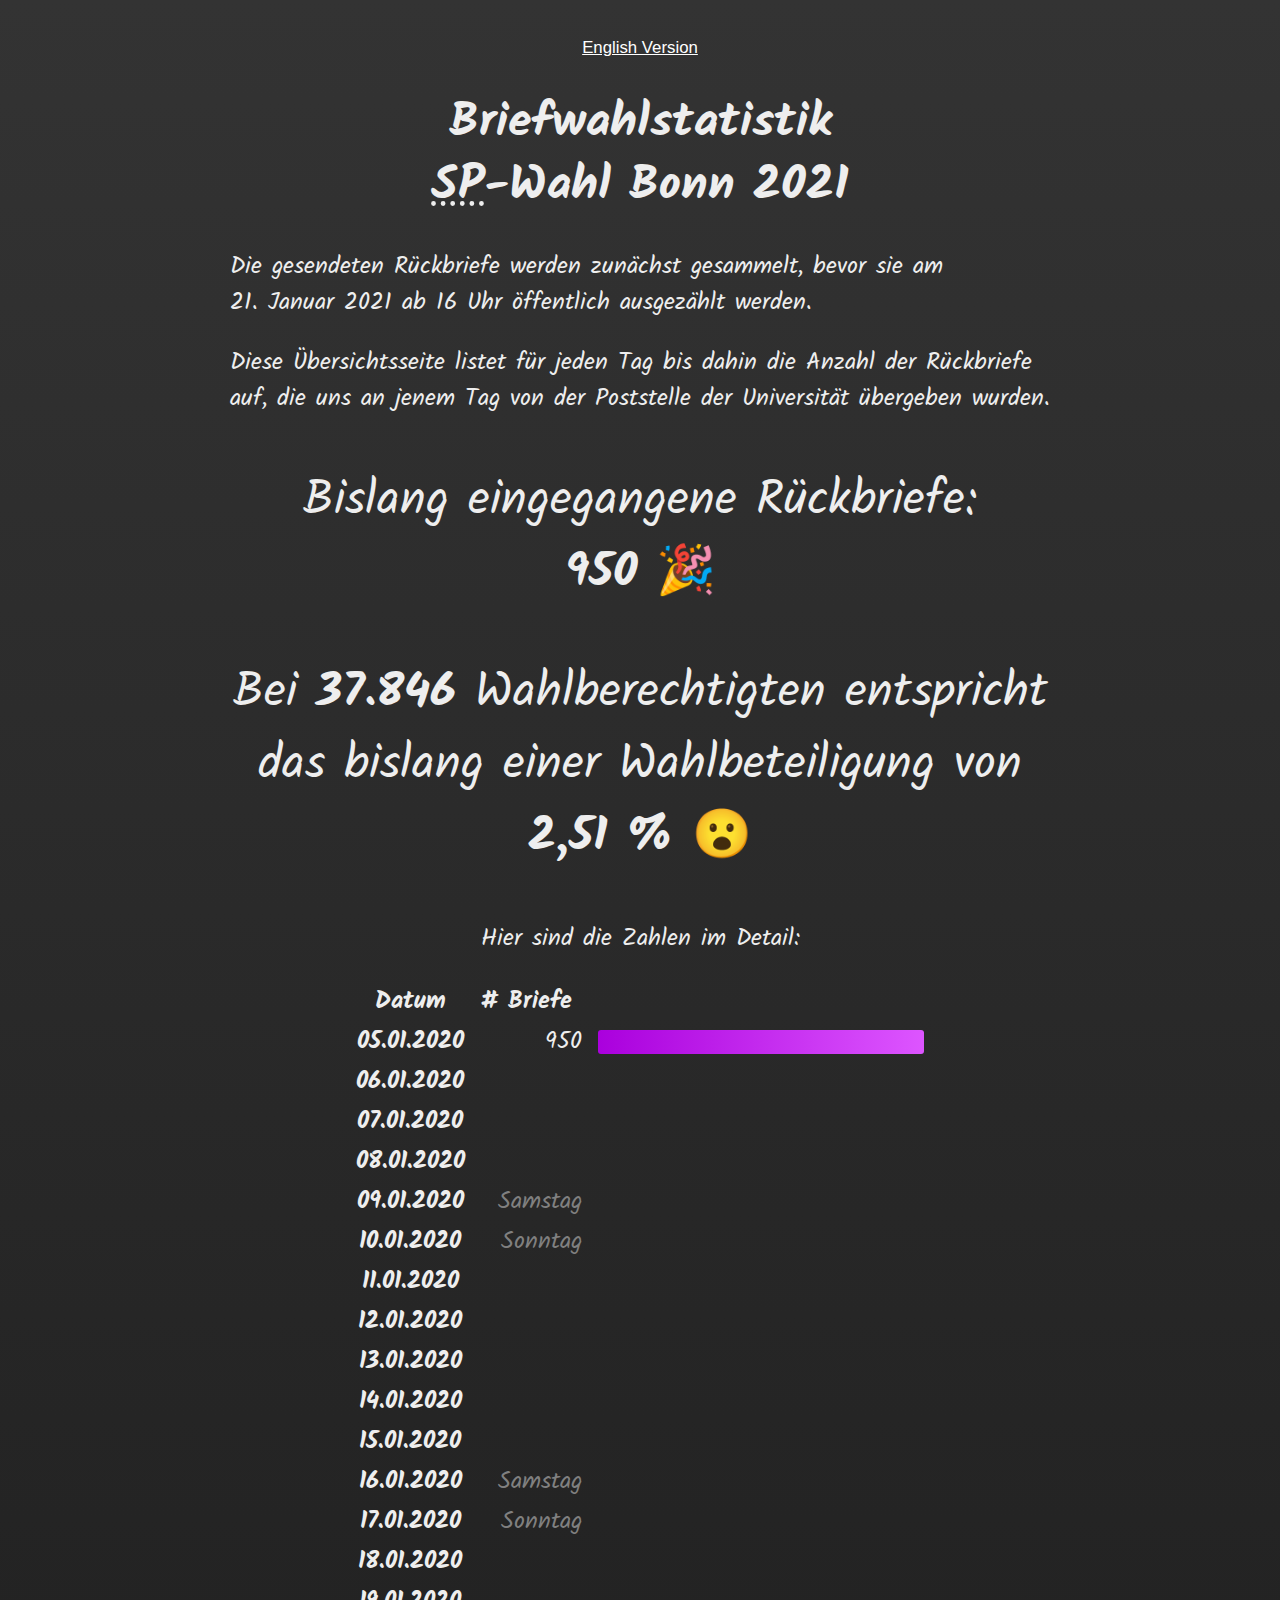
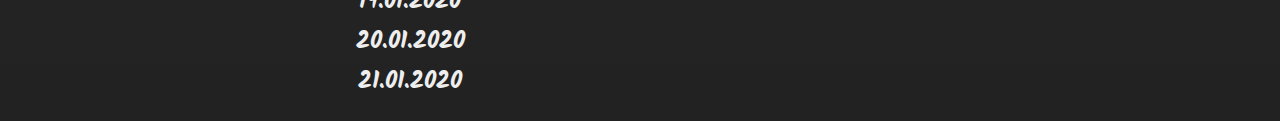
<file: index.html>
<!DOCTYPE html>
<html lang="de">
<head>
    <meta charset="UTF-8">
    <meta name="viewport" content="width=device-width, initial-scale=1.0">
    <title>Briefwahlstatistik SP-Wahl 2021</title>
    <link rel="stylesheet" href="style.css">
</head>
<body>
<div id="content">
    <p class="language-navi"><a href="./en.html">English Version</a></p>

    <h1>Briefwahl&shy;statistik<br><abbr title="Studierendenparlament">SP</abbr>-Wahl Bonn 2021</h1>

    <p>Die gesendeten Rückbriefe werden zunächst gesammelt, bevor sie am 21.&nbsp;Januar&nbsp;2021 ab 16&nbsp;Uhr
        öffentlich ausgezählt werden.</p>

    <p>Diese Übersichtsseite listet für jeden Tag bis dahin die Anzahl der Rückbriefe auf, die uns an jenem Tag von der
        Poststelle der Universität übergeben wurden.</p>

    <p class="lead">
        Bislang eingegangene Rückbriefe:<br>
        <span id="sum">(wir nutzen Javascript zum rechnen, sorry)</span>
    </p>

    <p class="lead">
        Bei <b>37.846</b> Wahlberechtigten entspricht das bislang einer Wahlbeteiligung von <b id="turnout">sorry,
        nochmal javascript</b>
    </p>

    <div id="details">

        <p>Hier sind die Zahlen im Detail:</p>

        <table>
            <tr>
                <th>Datum</th>
                <th># Briefe</th>
            </tr>
            <tr>
                <td class="date">05.01.2020</td>
                <td class="number">950</td>
            </tr>
            <tr>
                <td class="date">06.01.2020</td>
                <td class="number"></td>
            </tr>
            <tr>
                <td class="date">07.01.2020</td>
                <td class="number"></td>
            </tr>
            <tr>
                <td class="date">08.01.2020</td>
                <td class="number"></td>
            </tr>
            <tr>
                <td class="date">09.01.2020</td>
                <td class="number muted">Samstag</td>
            </tr>
            <tr>
                <td class="date">10.01.2020</td>
                <td class="number muted">Sonntag</td>
            </tr>
            <tr>
                <td class="date">11.01.2020</td>
                <td class="number"></td>
            </tr>
            <tr>
                <td class="date">12.01.2020</td>
                <td class="number"></td>
            </tr>
            <tr>
                <td class="date">13.01.2020</td>
                <td class="number"></td>
            </tr>
            <tr>
                <td class="date">14.01.2020</td>
                <td class="number"></td>
            </tr>
            <tr>
                <td class="date">15.01.2020</td>
                <td class="number"></td>
            </tr>
            <tr>
                <td class="date">16.01.2020</td>
                <td class="number muted">Samstag</td>
            </tr>
            <tr>
                <td class="date">17.01.2020</td>
                <td class="number muted">Sonntag</td>
            </tr>
            <tr>
                <td class="date">18.01.2020</td>
                <td class="number"></td>
            </tr>
            <tr>
                <td class="date">19.01.2020</td>
                <td class="number"></td>
            </tr>
            <tr>
                <td class="date">20.01.2020</td>
                <td class="number"></td>
            </tr>
            <tr>
                <td class="date">21.01.2020</td>
                <td class="number"></td>
            </tr>
        </table>
    </div>

</div>
<script src="bws.js"></script>
</body>
</html>
</file>
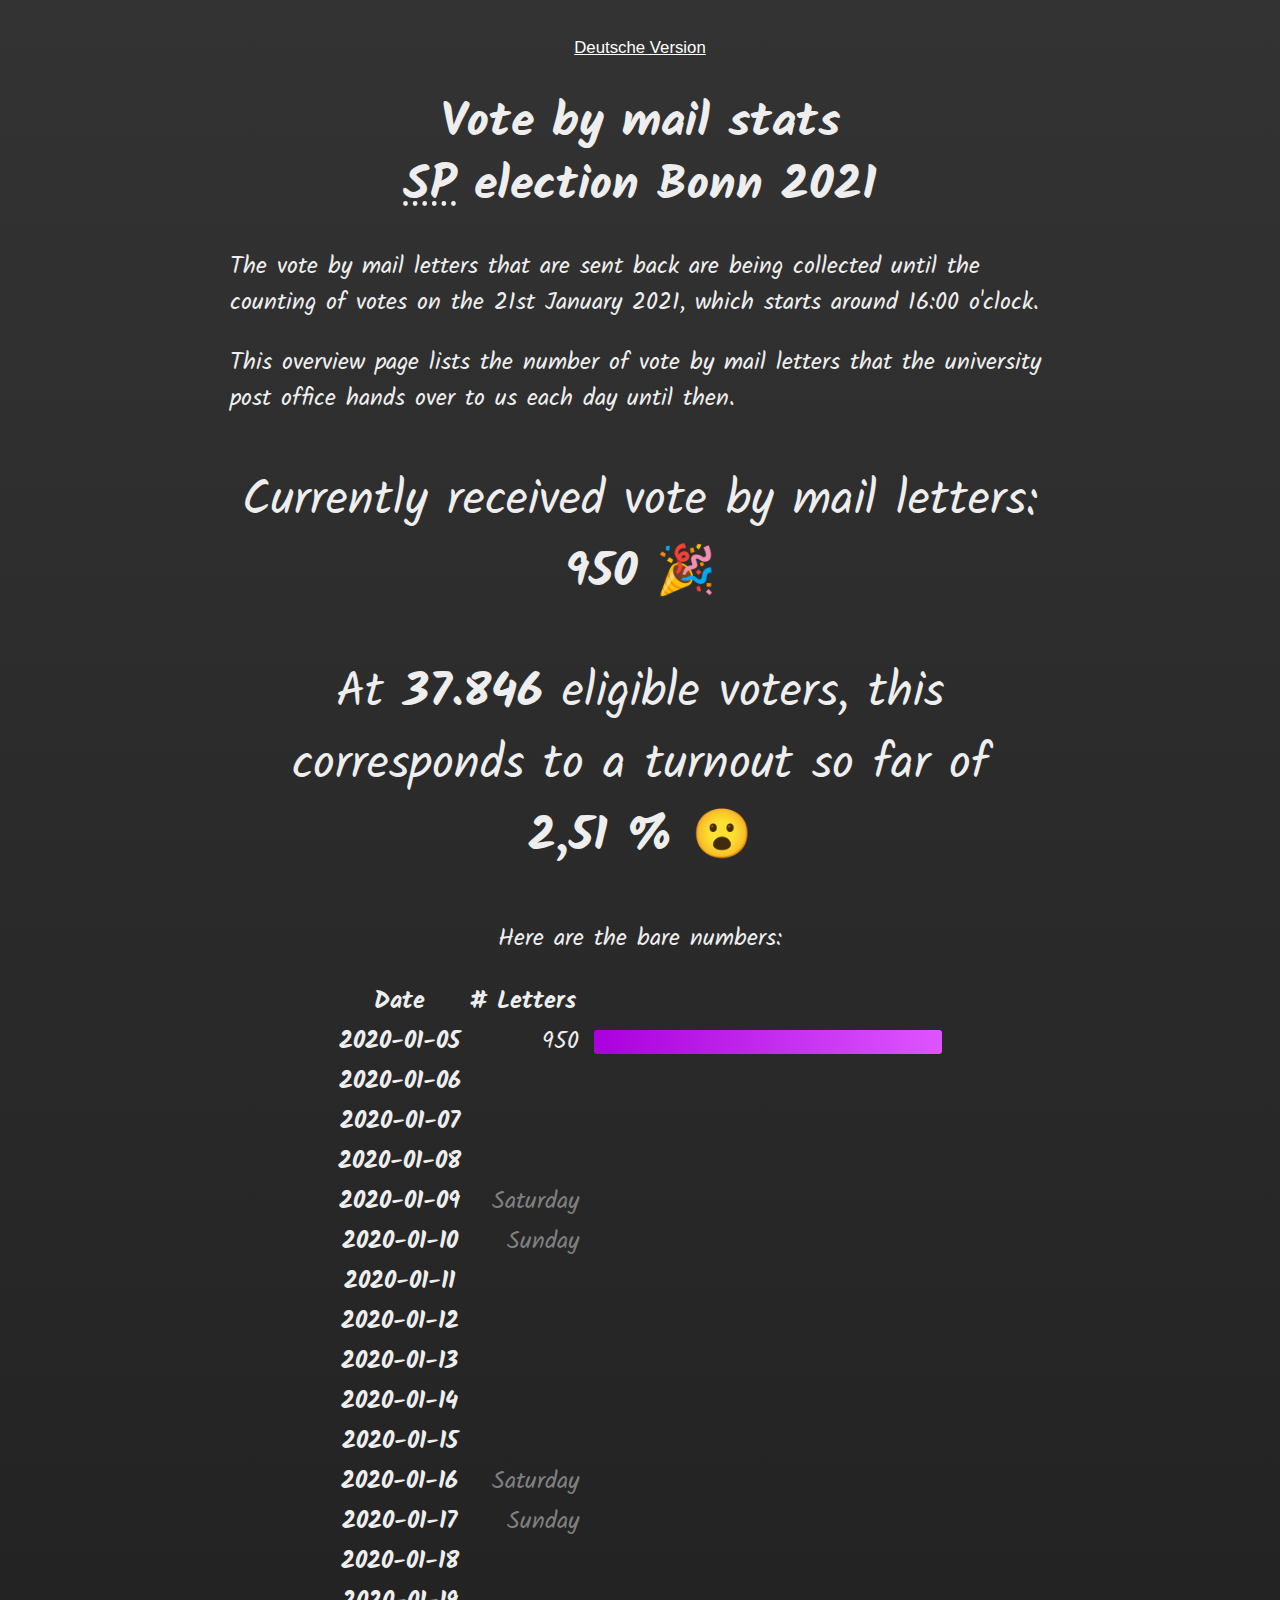
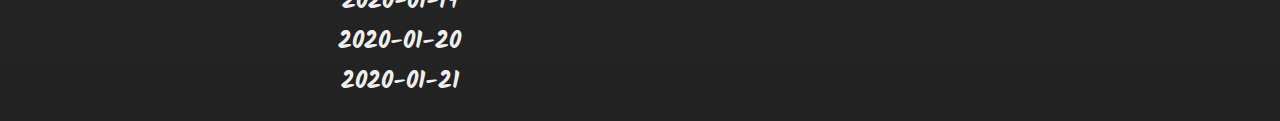
<file: en.html>
<!DOCTYPE html>
<html lang="en">
<head>
    <meta charset="UTF-8">
    <meta name="viewport" content="width=device-width, initial-scale=1.0">
    <title>Vote by mail stats SP election 2021</title>
    <link rel="stylesheet" href="style.css">
</head>
<body>
<div id="content">
    <p class="language-navi"><a href="./">Deutsche Version</a></p>

    <h1>Vote by mail stats<br><abbr title="Student Parliament">SP</abbr> election Bonn 2021</h1>

    <p>The vote by mail letters that are sent back are being collected until the counting of votes on the 
        21st&nbsp;January&nbsp;2021, which starts around 16:00 o'clock.</p>

    <p>This overview page lists the number of vote by mail letters that the university post office hands over to us
        each day until then.</p>

    <p class="lead">
        Currently received vote by mail letters:<br>
        <span id="sum">(we are using javascript for calculating this, sorry)</span>
    </p>

    <p class="lead">
        At <b>37.846</b> eligible voters, this corresponds to a turnout so far of <b id="turnout">sorry,
        javascript again</b>
    </p>

    <div id="details">

        <p>Here are the bare numbers:</p>

        <table>
            <tr>
                <th>Date</th>
                <th># Letters</th>
            </tr>
            <tr>
                <td class="date">2020-01-05</td>
                <td class="number">950</td>
            </tr>
            <tr>
                <td class="date">2020-01-06</td>
                <td class="number"></td>
            </tr>
            <tr>
                <td class="date">2020-01-07</td>
                <td class="number"></td>
            </tr>
            <tr>
                <td class="date">2020-01-08</td>
                <td class="number"></td>
            </tr>
            <tr>
                <td class="date">2020-01-09</td>
                <td class="number muted">Saturday</td>
            </tr>
            <tr>
                <td class="date">2020-01-10</td>
                <td class="number muted">Sunday</td>
            </tr>
            <tr>
                <td class="date">2020-01-11</td>
                <td class="number"></td>
            </tr>
            <tr>
                <td class="date">2020-01-12</td>
                <td class="number"></td>
            </tr>
            <tr>
                <td class="date">2020-01-13</td>
                <td class="number"></td>
            </tr>
            <tr>
                <td class="date">2020-01-14</td>
                <td class="number"></td>
            </tr>
            <tr>
                <td class="date">2020-01-15</td>
                <td class="number"></td>
            </tr>
            <tr>
                <td class="date">2020-01-16</td>
                <td class="number muted">Saturday</td>
            </tr>
            <tr>
                <td class="date">2020-01-17</td>
                <td class="number muted">Sunday</td>
            </tr>
            <tr>
                <td class="date">2020-01-18</td>
                <td class="number"></td>
            </tr>
            <tr>
                <td class="date">2020-01-19</td>
                <td class="number"></td>
            </tr>
            <tr>
                <td class="date">2020-01-20</td>
                <td class="number"></td>
            </tr>
            <tr>
                <td class="date">2020-01-21</td>
                <td class="number"></td>
            </tr>
        </table>
    </div>

</div>

<script src="bws.js"></script>
</body>
</html>
</file>
<file: style.css>
/* kalam-regular - latin-ext_latin */
@font-face {
    font-family: 'Kalam';
    font-style: normal;
    font-weight: 400;
    src: local(''),
    url('fonts/kalam-v11-latin-ext_latin-regular.woff2') format('woff2'), /* Chrome 26+, Opera 23+, Firefox 39+ */
    url('fonts/kalam-v11-latin-ext_latin-regular.woff') format('woff'); /* Chrome 6+, Firefox 3.6+, IE 9+, Safari 5.1+ */
}
/* kalam-700 - latin-ext_latin */
@font-face {
    font-family: 'Kalam';
    font-style: normal;
    font-weight: 700;
    src: local(''),
    url('fonts/kalam-v11-latin-ext_latin-700.woff2') format('woff2'), /* Chrome 26+, Opera 23+, Firefox 39+ */
    url('fonts/kalam-v11-latin-ext_latin-700.woff') format('woff'); /* Chrome 6+, Firefox 3.6+, IE 9+, Safari 5.1+ */
}
html {
    font-family: Kalam, serif;
    font-size: 150%;
    background: linear-gradient(#333, #222);
    color: #eee;
    line-height: 1.5;
}

h1 {
    text-align: center;
    line-height: 1.3;
}

#content {
    max-width: 820px;
    padding: 10px;
    margin: 0 auto;
}

.date {
    white-space: nowrap;
    font-weight: bold;
}

.number {
    text-align: right;
    min-width: 9ex;
}

.muted {
    color: gray;
}

.lead {
    text-align: center;
    font-size: 200%;
}

#sum {
    font-weight: bold;
}

#details {
    text-align: center;
}

#details table {
    margin: 0 auto;
}

.bar {
    width: 60%;
    min-width: 7ex;
    max-width: 18ex;
    padding-left: 1ex;
}

.colourbar {
    height: 1em;
    background: linear-gradient(to right, #a0d, #d5f);
    border-radius: 3px;
}

.language-navi {
    font-family: sans-serif;
    font-size: 70%;
    text-align: center;
}

a {
    color: white;
}
</file>
